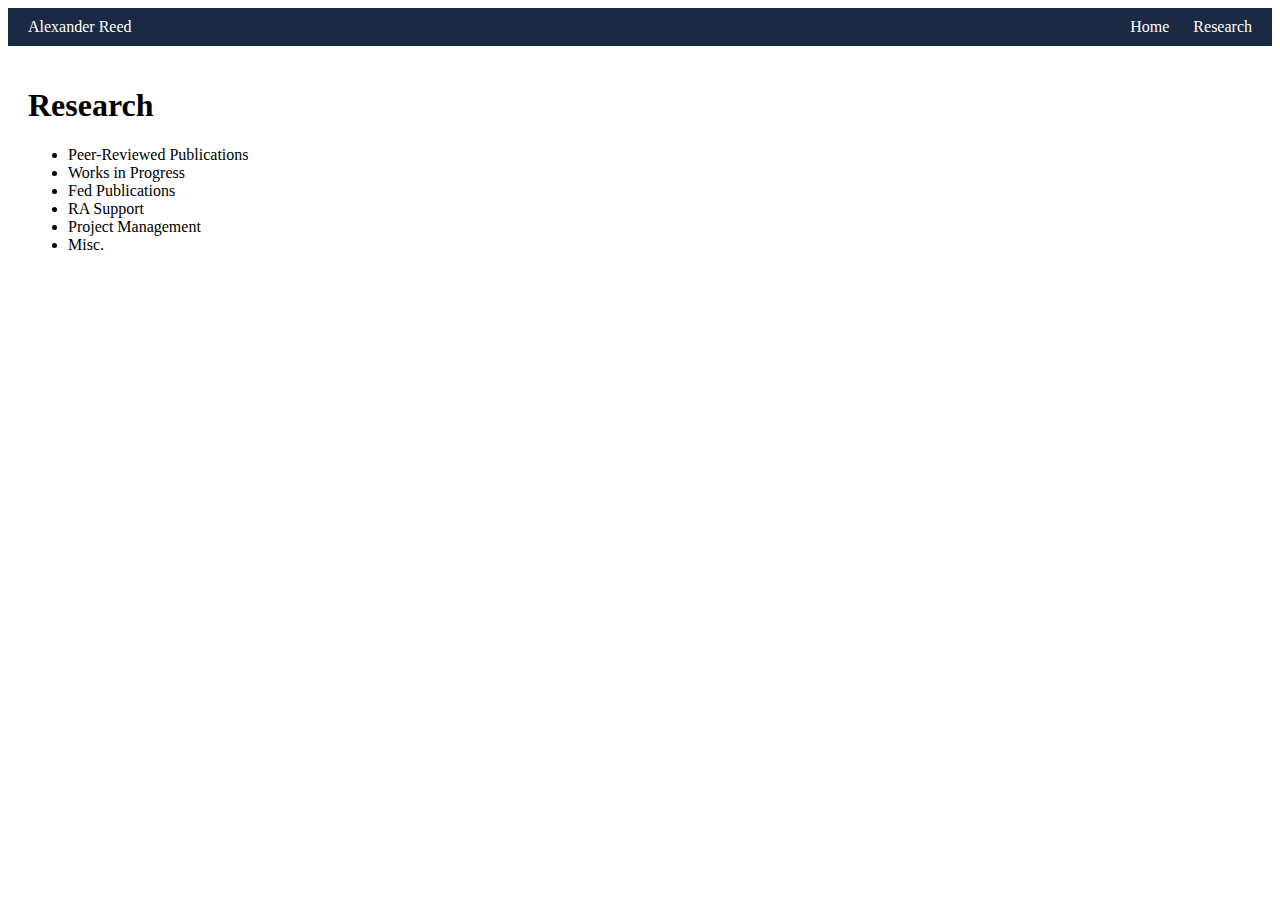
<file: index.html>
<!DOCTYPE html>
<html>
<head>
  <style>
    header {
      background-color: #1A2A44;
      color: white;
      padding: 10px 20px;
      display: flex;
      justify-content: space-between;
      align-items: center;
    }
    nav a {
      color: white;
      margin-left: 20px;
      text-decoration: none;
    }
    .content {
      padding: 20px;
    }
  </style>
</head>
<body>
  <header>
    <span>Alexander Reed</span>
    <nav>
      <a href="#home">Home</a>
      <a href="#research">Research</a>
    </nav>
  </header>
  <div class="content">
    <h1>Research</h1>
    <ul>
      <li>Peer-Reviewed Publications</li>
      <li>Works in Progress</li>
      <li>Fed Publications</li>
      <li>RA Support</li>
      <li>Project Management</li>
      <li>Misc.</li>
    </ul>
  </div>
</body>
</html>
</file>
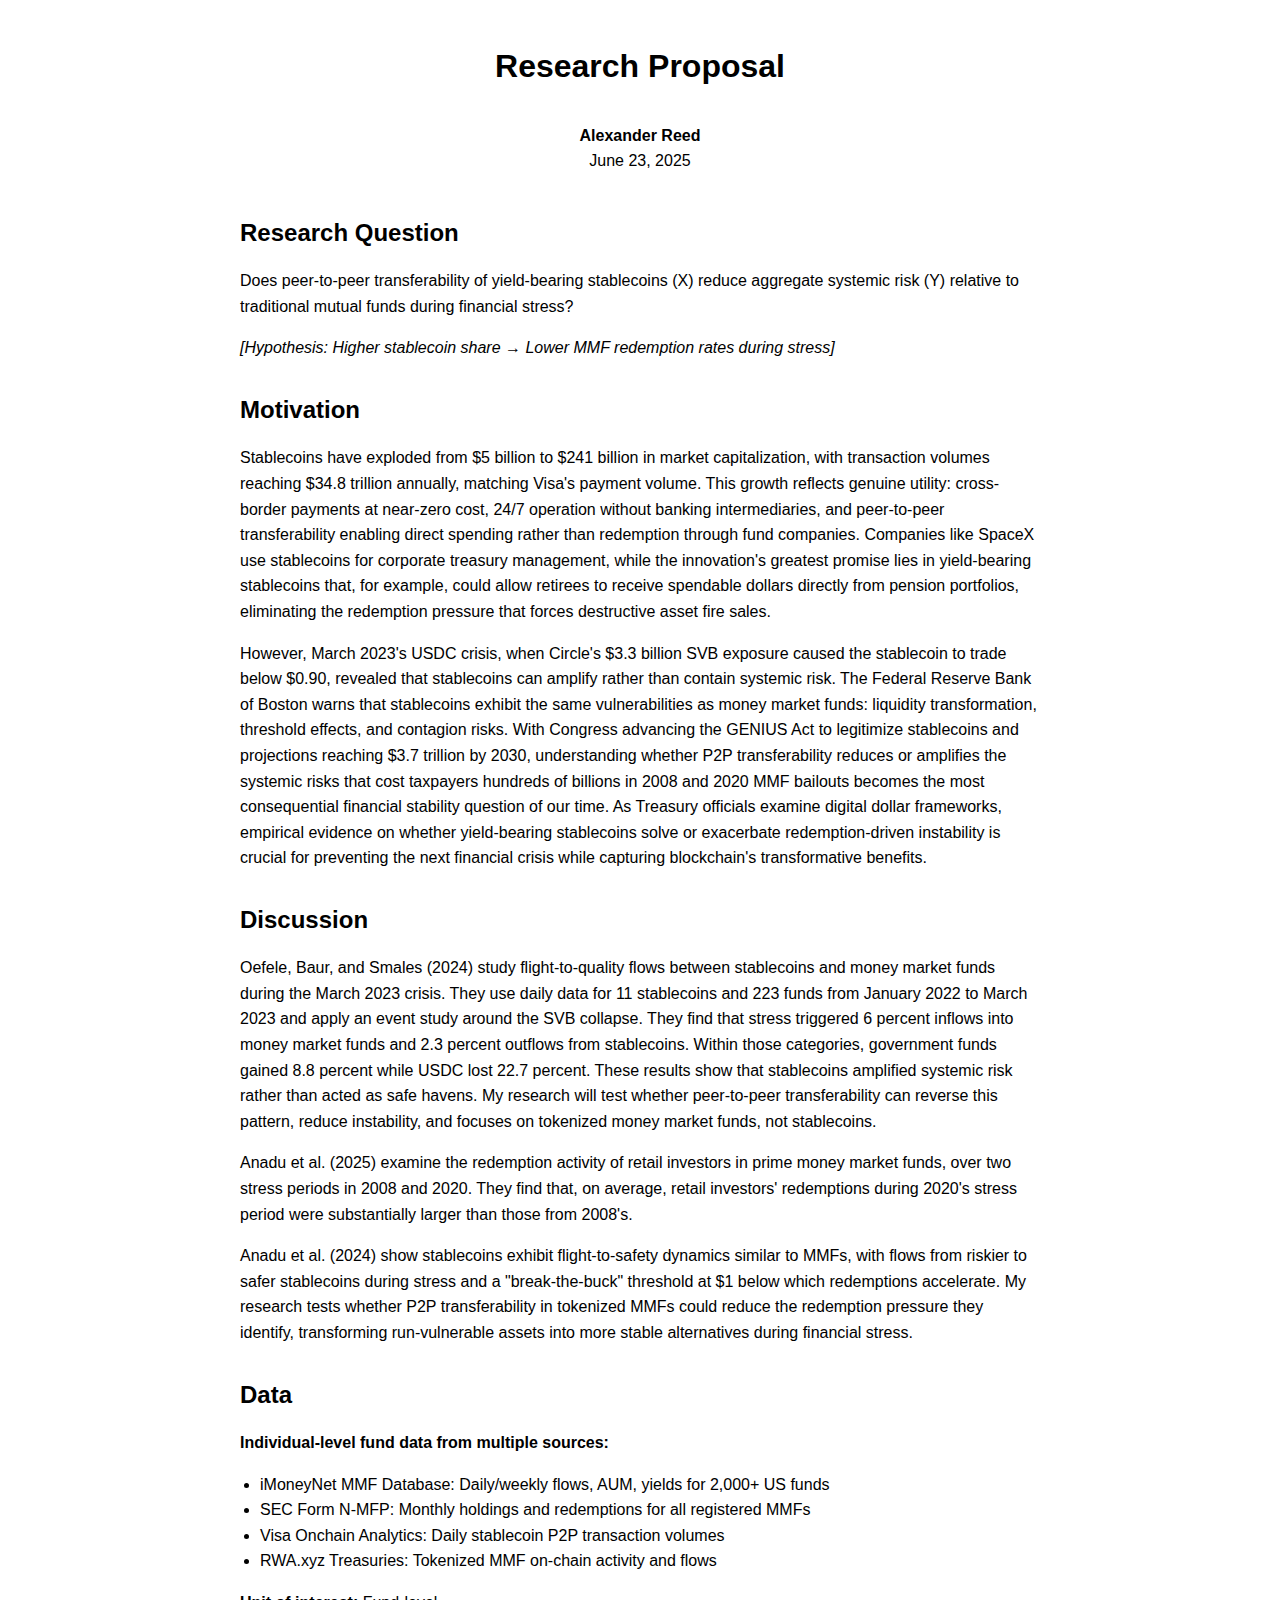
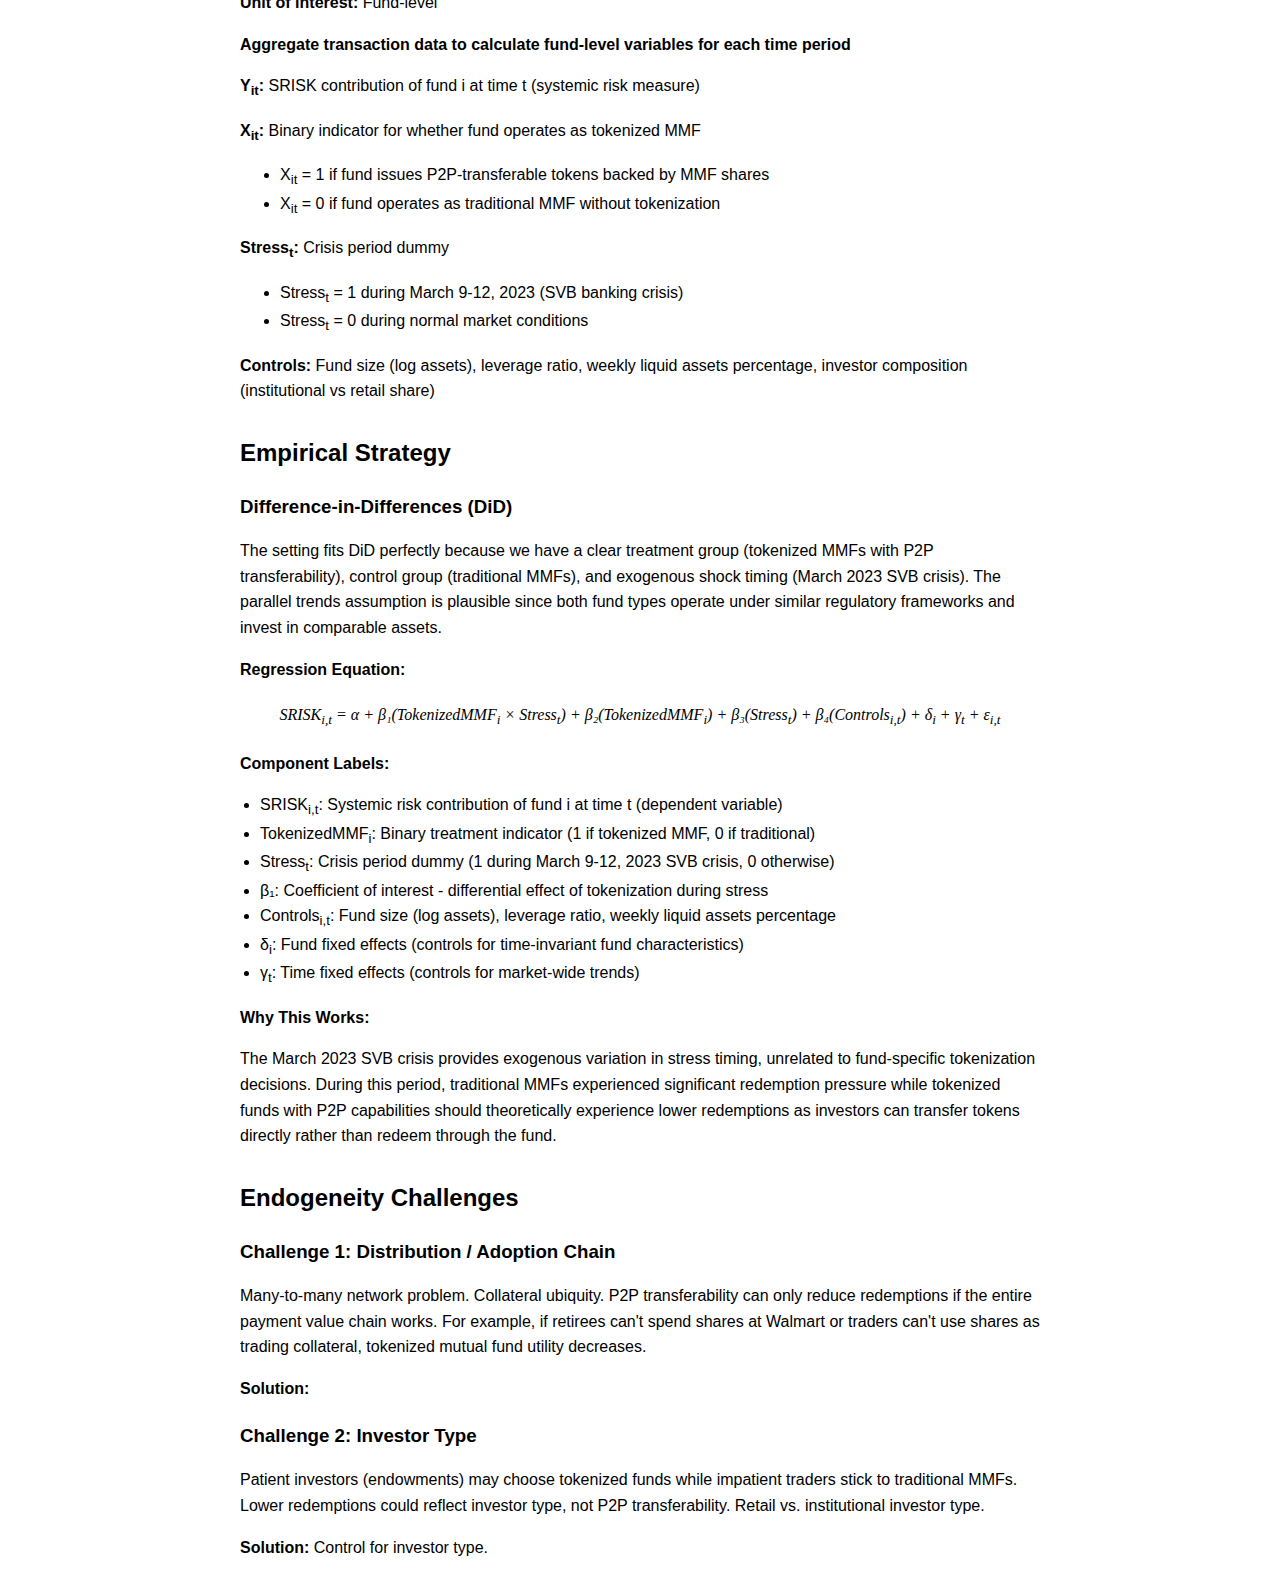
<file: p2p.html>
<!DOCTYPE html>
<html lang="en">
<head>
    <meta charset="UTF-8">
    <meta name="viewport" content="width=device-width, initial-scale=1.0">
    <title>Research Proposal - Alexander Reed</title>
    <style>
        body {
            font-family: Arial, sans-serif;
            color: black;
            background-color: white;
            max-width: 800px;
            margin: 0 auto;
            padding: 20px;
            line-height: 1.6;
        }
        h1 {
            text-align: center;
            margin-bottom: 30px;
        }
        h2 {
            margin-top: 30px;
            margin-bottom: 15px;
            font-weight: bold;
        }
        h3 {
            margin-top: 20px;
            margin-bottom: 10px;
            font-weight: bold;
        }
        .author-info {
            text-align: center;
            margin-bottom: 40px;
        }
        .hypothesis {
            font-style: italic;
            margin-top: 10px;
        }
        ul {
            margin: 10px 0;
            padding-left: 20px;
        }
        .equation {
            font-family: 'Times New Roman', serif;
            text-align: center;
            margin: 20px 0;
            font-style: italic;
        }
        .variable-list {
            margin-left: 20px;
        }
    </style>
</head>
<body>
    <h1>Research Proposal</h1>
    <div class="author-info">
        <strong>Alexander Reed</strong><br>
        June 23, 2025
    </div>

    <h2>Research Question</h2>
    <p>Does peer-to-peer transferability of yield-bearing stablecoins (X) reduce aggregate systemic risk (Y) relative to traditional mutual funds during financial stress?</p>
    <p class="hypothesis">[Hypothesis: Higher stablecoin share → Lower MMF redemption rates during stress]</p>

    <h2>Motivation</h2>
    <p>Stablecoins have exploded from $5 billion to $241 billion in market capitalization, with transaction volumes reaching $34.8 trillion annually, matching Visa's payment volume. This growth reflects genuine utility: cross-border payments at near-zero cost, 24/7 operation without banking intermediaries, and peer-to-peer transferability enabling direct spending rather than redemption through fund companies. Companies like SpaceX use stablecoins for corporate treasury management, while the innovation's greatest promise lies in yield-bearing stablecoins that, for example, could allow retirees to receive spendable dollars directly from pension portfolios, eliminating the redemption pressure that forces destructive asset fire sales.</p>
    
    <p>However, March 2023's USDC crisis, when Circle's $3.3 billion SVB exposure caused the stablecoin to trade below $0.90, revealed that stablecoins can amplify rather than contain systemic risk. The Federal Reserve Bank of Boston warns that stablecoins exhibit the same vulnerabilities as money market funds: liquidity transformation, threshold effects, and contagion risks. With Congress advancing the GENIUS Act to legitimize stablecoins and projections reaching $3.7 trillion by 2030, understanding whether P2P transferability reduces or amplifies the systemic risks that cost taxpayers hundreds of billions in 2008 and 2020 MMF bailouts becomes the most consequential financial stability question of our time. As Treasury officials examine digital dollar frameworks, empirical evidence on whether yield-bearing stablecoins solve or exacerbate redemption-driven instability is crucial for preventing the next financial crisis while capturing blockchain's transformative benefits.</p>

    <h2>Discussion</h2>
    <p>Oefele, Baur, and Smales (2024) study flight-to-quality flows between stablecoins and money market funds during the March 2023 crisis. They use daily data for 11 stablecoins and 223 funds from January 2022 to March 2023 and apply an event study around the SVB collapse. They find that stress triggered 6 percent inflows into money market funds and 2.3 percent outflows from stablecoins. Within those categories, government funds gained 8.8 percent while USDC lost 22.7 percent. These results show that stablecoins amplified systemic risk rather than acted as safe havens. My research will test whether peer-to-peer transferability can reverse this pattern, reduce instability, and focuses on tokenized money market funds, not stablecoins.</p>
    
    <p>Anadu et al. (2025) examine the redemption activity of retail investors in prime money market funds, over two stress periods in 2008 and 2020. They find that, on average, retail investors' redemptions during 2020's stress period were substantially larger than those from 2008's.</p>
    
    <p>Anadu et al. (2024) show stablecoins exhibit flight-to-safety dynamics similar to MMFs, with flows from riskier to safer stablecoins during stress and a "break-the-buck" threshold at $1 below which redemptions accelerate. My research tests whether P2P transferability in tokenized MMFs could reduce the redemption pressure they identify, transforming run-vulnerable assets into more stable alternatives during financial stress.</p>

    <h2>Data</h2>
    <p><strong>Individual-level fund data from multiple sources:</strong></p>
    <ul>
        <li>iMoneyNet MMF Database: Daily/weekly flows, AUM, yields for 2,000+ US funds</li>
        <li>SEC Form N-MFP: Monthly holdings and redemptions for all registered MMFs</li>
        <li>Visa Onchain Analytics: Daily stablecoin P2P transaction volumes</li>
        <li>RWA.xyz Treasuries: Tokenized MMF on-chain activity and flows</li>
    </ul>
    
    <p><strong>Unit of interest:</strong> Fund-level</p>
    <p><strong>Aggregate transaction data to calculate fund-level variables for each time period</strong></p>
    
    <p><strong>Y<sub>it</sub>:</strong> SRISK contribution of fund i at time t (systemic risk measure)</p>
    
    <p><strong>X<sub>it</sub>:</strong> Binary indicator for whether fund operates as tokenized MMF</p>
    <ul class="variable-list">
        <li>X<sub>it</sub> = 1 if fund issues P2P-transferable tokens backed by MMF shares</li>
        <li>X<sub>it</sub> = 0 if fund operates as traditional MMF without tokenization</li>
    </ul>
    
    <p><strong>Stress<sub>t</sub>:</strong> Crisis period dummy</p>
    <ul class="variable-list">
        <li>Stress<sub>t</sub> = 1 during March 9-12, 2023 (SVB banking crisis)</li>
        <li>Stress<sub>t</sub> = 0 during normal market conditions</li>
    </ul>
    
    <p><strong>Controls:</strong> Fund size (log assets), leverage ratio, weekly liquid assets percentage, investor composition (institutional vs retail share)</p>

    <h2>Empirical Strategy</h2>
    <h3>Difference-in-Differences (DiD)</h3>
    <p>The setting fits DiD perfectly because we have a clear treatment group (tokenized MMFs with P2P transferability), control group (traditional MMFs), and exogenous shock timing (March 2023 SVB crisis). The parallel trends assumption is plausible since both fund types operate under similar regulatory frameworks and invest in comparable assets.</p>
    
    <p><strong>Regression Equation:</strong></p>
    <div class="equation">
        SRISK<sub>i,t</sub> = α + β₁(TokenizedMMF<sub>i</sub> × Stress<sub>t</sub>) + β₂(TokenizedMMF<sub>i</sub>) + β₃(Stress<sub>t</sub>) + β₄(Controls<sub>i,t</sub>) + δ<sub>i</sub> + γ<sub>t</sub> + ε<sub>i,t</sub>
    </div>
    
    <p><strong>Component Labels:</strong></p>
    <ul>
        <li>SRISK<sub>i,t</sub>: Systemic risk contribution of fund i at time t (dependent variable)</li>
        <li>TokenizedMMF<sub>i</sub>: Binary treatment indicator (1 if tokenized MMF, 0 if traditional)</li>
        <li>Stress<sub>t</sub>: Crisis period dummy (1 during March 9-12, 2023 SVB crisis, 0 otherwise)</li>
        <li>β₁: Coefficient of interest - differential effect of tokenization during stress</li>
        <li>Controls<sub>i,t</sub>: Fund size (log assets), leverage ratio, weekly liquid assets percentage</li>
        <li>δ<sub>i</sub>: Fund fixed effects (controls for time-invariant fund characteristics)</li>
        <li>γ<sub>t</sub>: Time fixed effects (controls for market-wide trends)</li>
    </ul>
    
    <p><strong>Why This Works:</strong></p>
    <p>The March 2023 SVB crisis provides exogenous variation in stress timing, unrelated to fund-specific tokenization decisions. During this period, traditional MMFs experienced significant redemption pressure while tokenized funds with P2P capabilities should theoretically experience lower redemptions as investors can transfer tokens directly rather than redeem through the fund.</p>

    <h2>Endogeneity Challenges</h2>
    
    <h3>Challenge 1: Distribution / Adoption Chain</h3>
    <p>Many-to-many network problem. Collateral ubiquity. P2P transferability can only reduce redemptions if the entire payment value chain works. For example, if retirees can't spend shares at Walmart or traders can't use shares as trading collateral, tokenized mutual fund utility decreases.</p>
    <p><strong>Solution:</strong></p>
    
    <h3>Challenge 2: Investor Type</h3>
    <p>Patient investors (endowments) may choose tokenized funds while impatient traders stick to traditional MMFs. Lower redemptions could reflect investor type, not P2P transferability. Retail vs. institutional investor type.</p>
    <p><strong>Solution:</strong> Control for investor type.</p>

</body>
</html>
</file>
